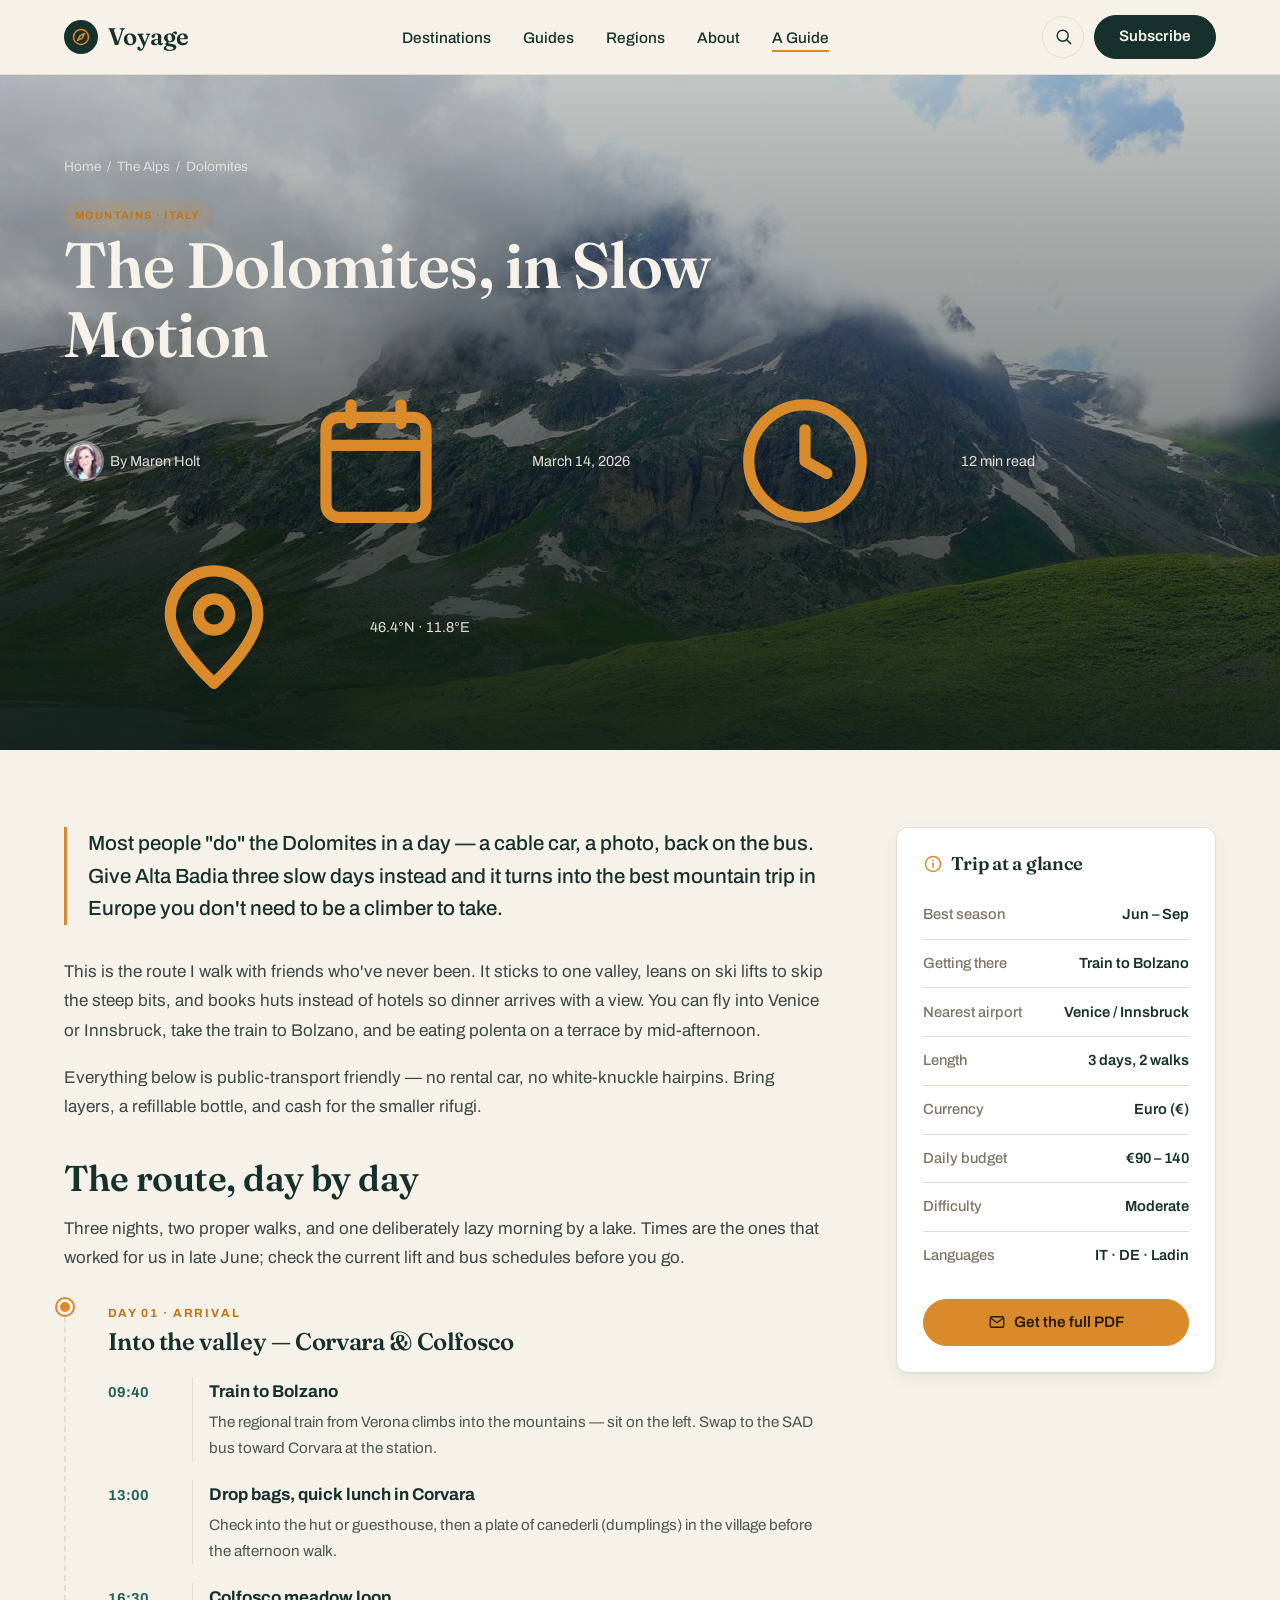
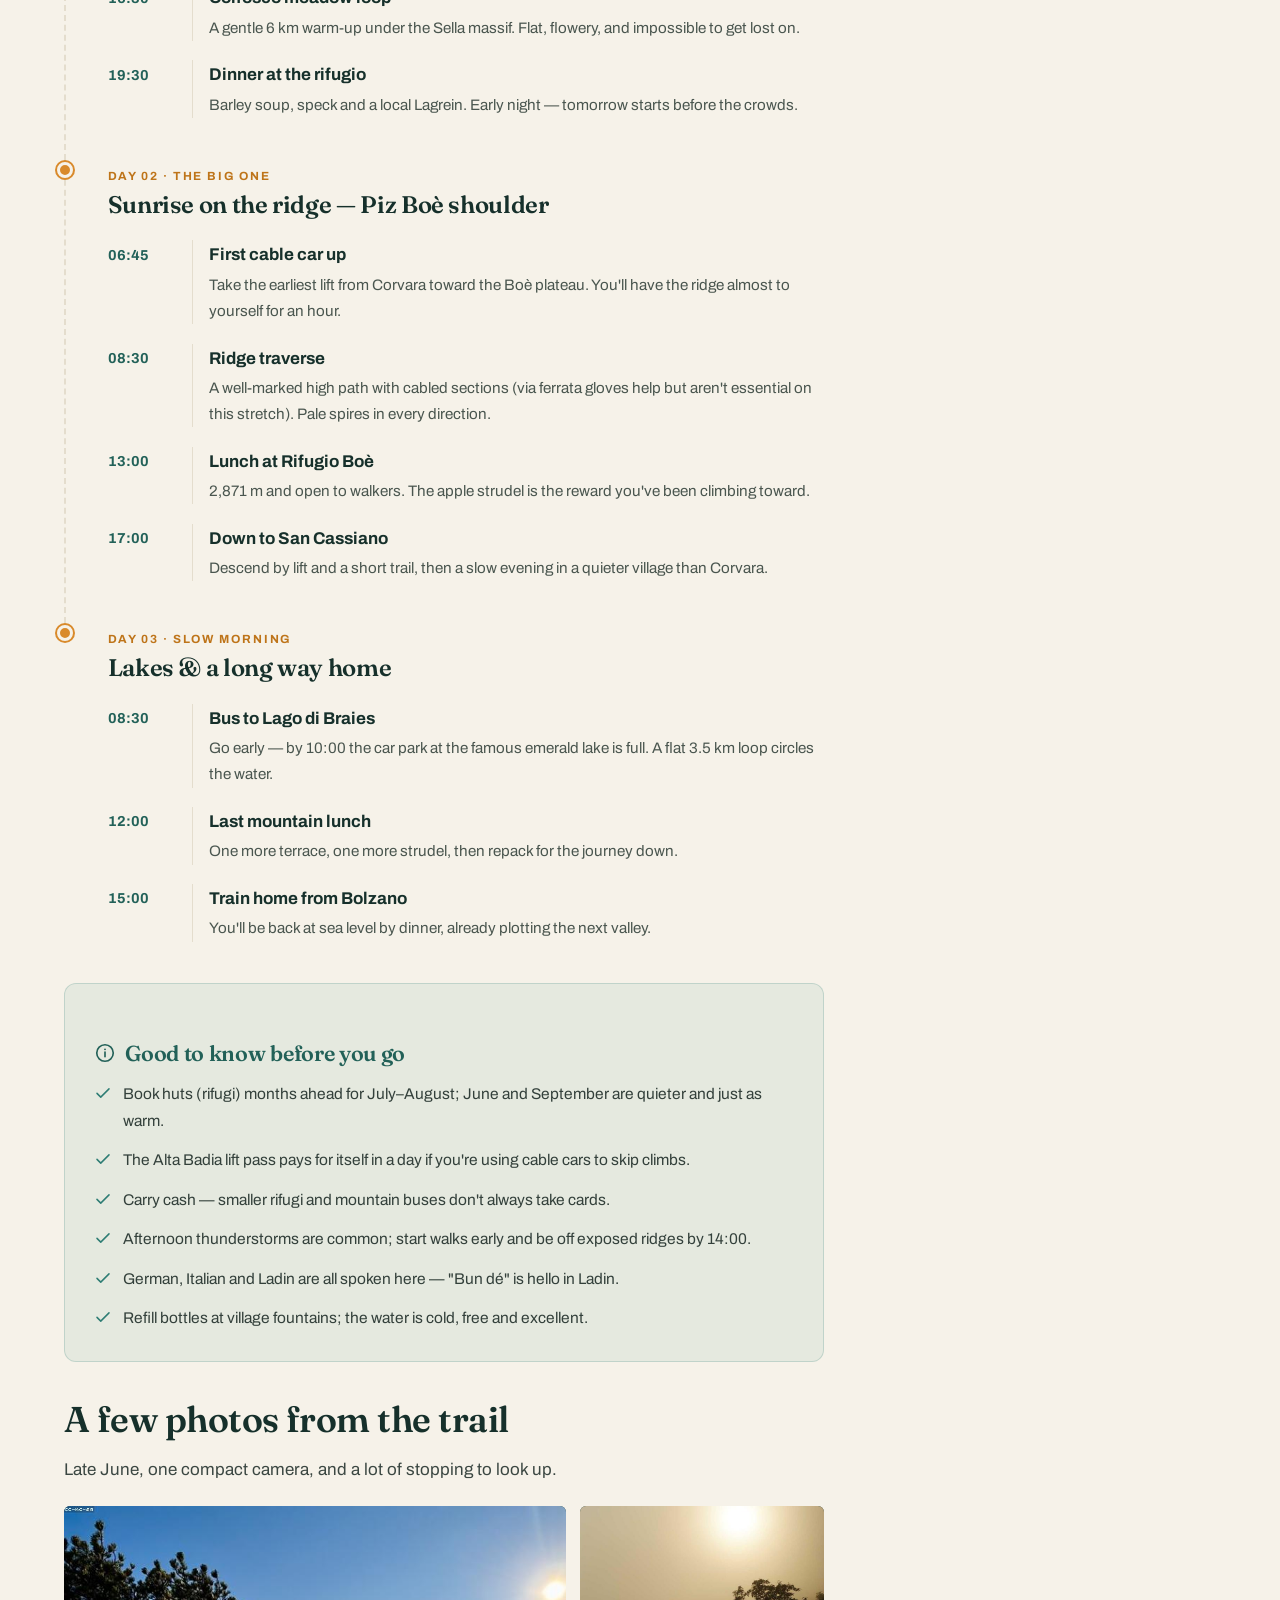
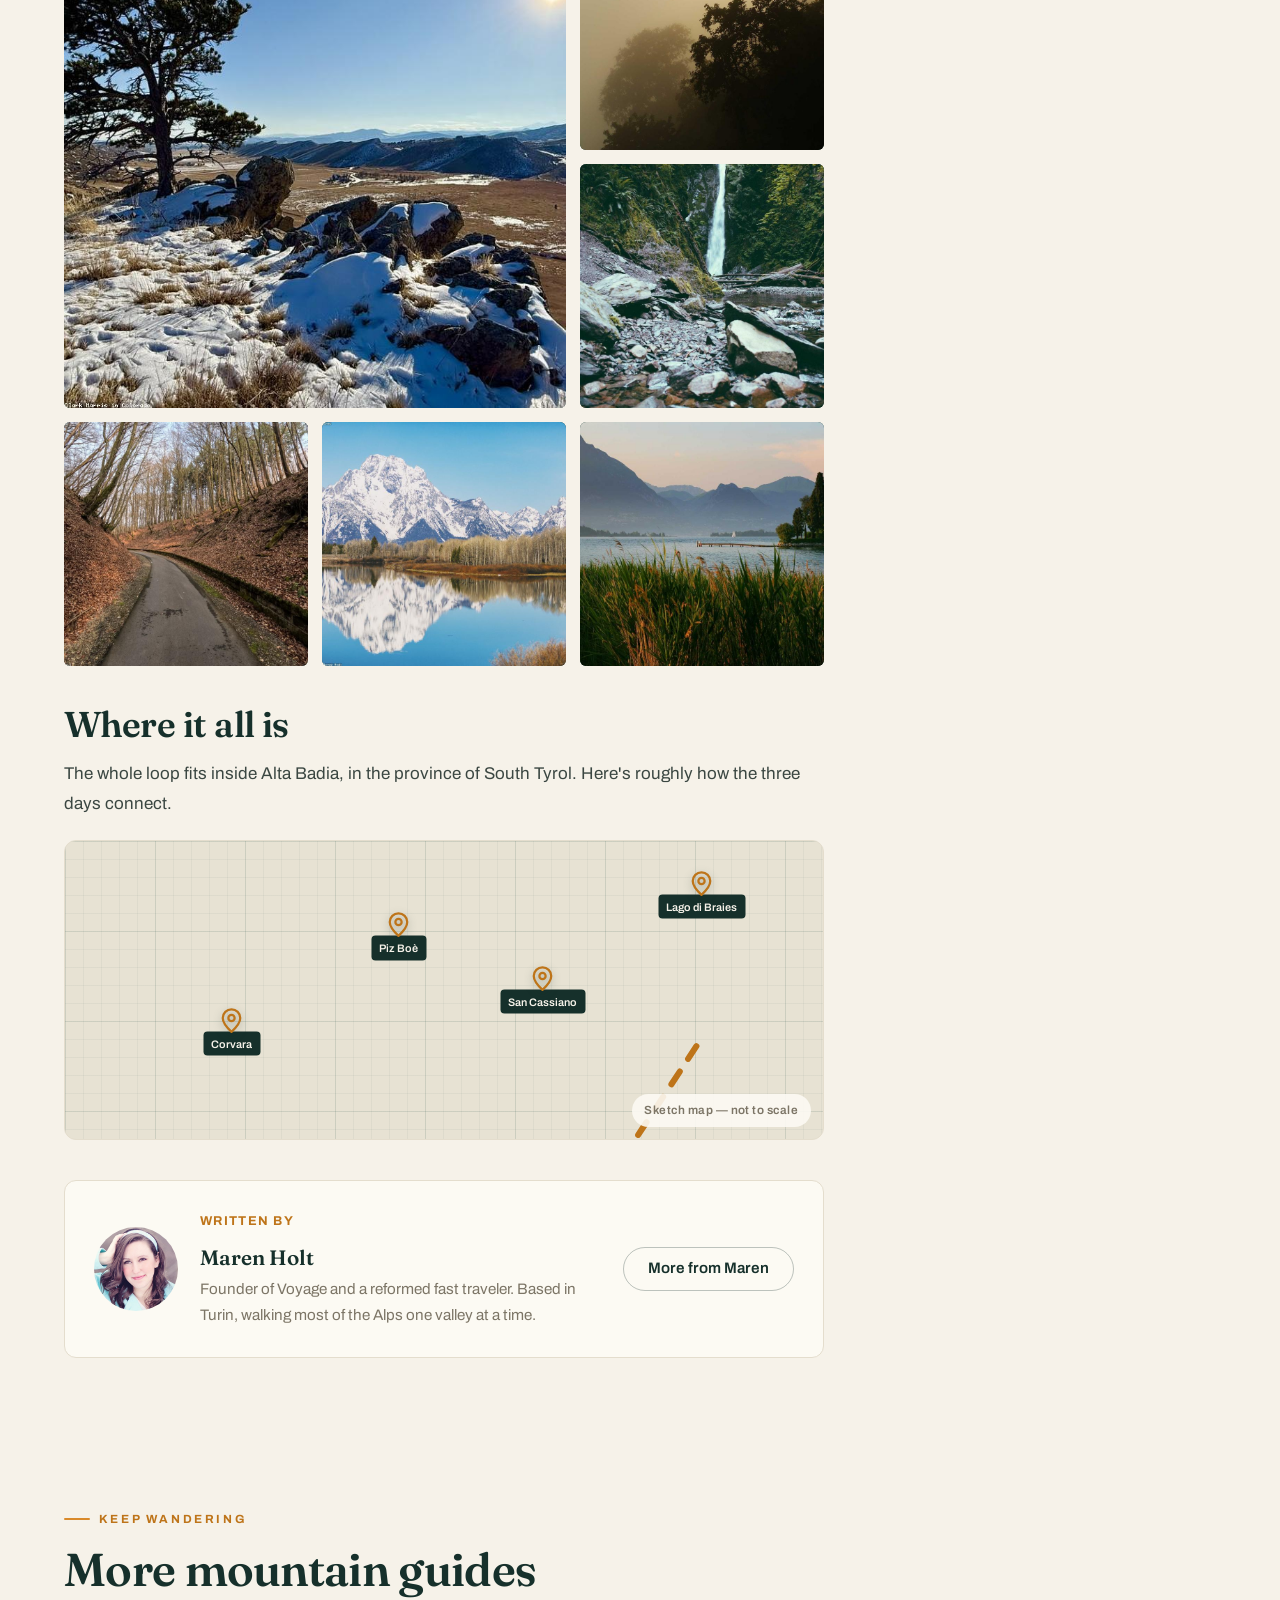
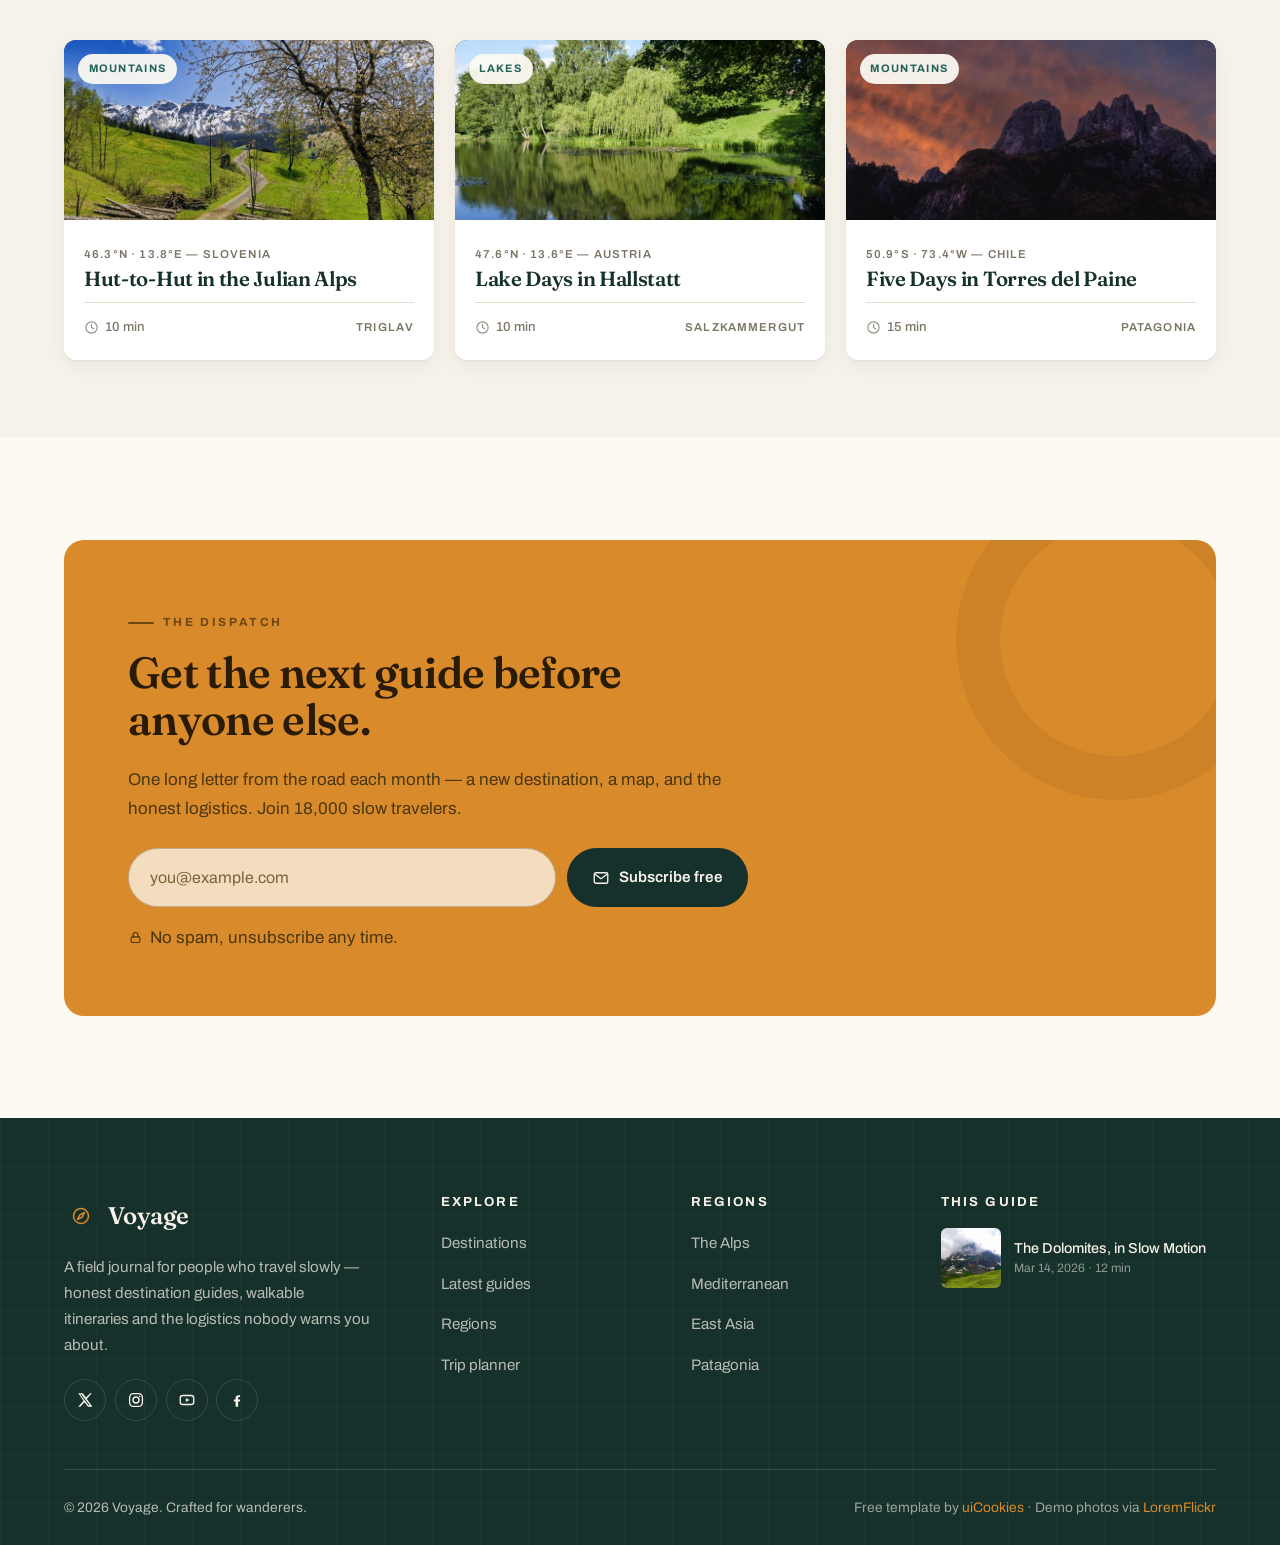
<file: post.html>
<!DOCTYPE html>
<html lang="en">
<head>
  <meta charset="utf-8">
  <meta name="viewport" content="width=device-width, initial-scale=1">
  <title>The Dolomites, in Slow Motion &mdash; Voyage</title>
  <meta name="description" content="A relaxed three-day itinerary through Alta Badia in the Italian Dolomites — day-by-day route, honest tips, a photo gallery and a map. Part of Voyage, a free travel template by uiCookies.">

  <meta property="og:type" content="article">
  <meta property="og:title" content="The Dolomites, in Slow Motion — A 3-Day Guide">
  <meta property="og:image" content="img/post-cover.jpg">

  <link rel="preconnect" href="https://fonts.googleapis.com">
  <link rel="preconnect" href="https://fonts.gstatic.com" crossorigin>
  <link href="https://fonts.googleapis.com/css2?family=Fraunces:ital,opsz,wght@0,9..144,300..700;1,9..144,300..600&family=Archivo:wght@400;500;600;700&display=swap" rel="stylesheet">

  <link rel="stylesheet" href="css/vendor/bootstrap.min.css">
  <link rel="stylesheet" href="css/style.css">
</head>
<body>

  <a class="skip-link" href="#main">Skip to content</a>

  <!-- ===== SVG icon sprite ===== -->
  <svg width="0" height="0" style="position:absolute" aria-hidden="true" focusable="false">
    <symbol id="i-compass" viewBox="0 0 24 24" fill="none" stroke="currentColor" stroke-width="1.8" stroke-linecap="round" stroke-linejoin="round"><circle cx="12" cy="12" r="9"/><polygon points="16.2 7.8 13.4 13.4 7.8 16.2 10.6 10.6"/></symbol>
    <symbol id="i-search" viewBox="0 0 24 24" fill="none" stroke="currentColor" stroke-width="1.8" stroke-linecap="round" stroke-linejoin="round"><circle cx="11" cy="11" r="7"/><line x1="21" y1="21" x2="16.65" y2="16.65"/></symbol>
    <symbol id="i-pin" viewBox="0 0 24 24" fill="none" stroke="currentColor" stroke-width="1.8" stroke-linecap="round" stroke-linejoin="round"><path d="M12 21s-7-6.3-7-11a7 7 0 0 1 14 0c0 4.7-7 11-7 11z"/><circle cx="12" cy="10" r="2.5"/></symbol>
    <symbol id="i-arrow" viewBox="0 0 24 24" fill="none" stroke="currentColor" stroke-width="1.8" stroke-linecap="round" stroke-linejoin="round"><line x1="5" y1="12" x2="19" y2="12"/><polyline points="13 6 19 12 13 18"/></symbol>
    <symbol id="i-arrow-ur" viewBox="0 0 24 24" fill="none" stroke="currentColor" stroke-width="1.8" stroke-linecap="round" stroke-linejoin="round"><line x1="7" y1="17" x2="17" y2="7"/><polyline points="8 7 17 7 17 16"/></symbol>
    <symbol id="i-clock" viewBox="0 0 24 24" fill="none" stroke="currentColor" stroke-width="1.8" stroke-linecap="round" stroke-linejoin="round"><circle cx="12" cy="12" r="9"/><polyline points="12 7 12 12 15.5 14"/></symbol>
    <symbol id="i-calendar" viewBox="0 0 24 24" fill="none" stroke="currentColor" stroke-width="1.8" stroke-linecap="round" stroke-linejoin="round"><rect x="4" y="5" width="16" height="16" rx="2"/><line x1="4" y1="9.5" x2="20" y2="9.5"/><line x1="8" y1="3" x2="8" y2="6"/><line x1="16" y1="3" x2="16" y2="6"/></symbol>
    <symbol id="i-map" viewBox="0 0 24 24" fill="none" stroke="currentColor" stroke-width="1.8" stroke-linecap="round" stroke-linejoin="round"><polygon points="3 6 9 3 15 6 21 3 21 18 15 21 9 18 3 21"/><line x1="9" y1="3" x2="9" y2="18"/><line x1="15" y1="6" x2="15" y2="21"/></symbol>
    <symbol id="i-check" viewBox="0 0 24 24" fill="none" stroke="currentColor" stroke-width="2" stroke-linecap="round" stroke-linejoin="round"><polyline points="4 12.5 9 17.5 20 6.5"/></symbol>
    <symbol id="i-mail" viewBox="0 0 24 24" fill="none" stroke="currentColor" stroke-width="1.8" stroke-linecap="round" stroke-linejoin="round"><rect x="3" y="5" width="18" height="14" rx="2"/><polyline points="4 7 12 13 20 7"/></symbol>
    <symbol id="i-lock" viewBox="0 0 24 24" fill="none" stroke="currentColor" stroke-width="1.8" stroke-linecap="round" stroke-linejoin="round"><rect x="5" y="11" width="14" height="9" rx="2"/><path d="M8 11V8a4 4 0 0 1 8 0v3"/></symbol>
    <symbol id="i-info" viewBox="0 0 24 24" fill="none" stroke="currentColor" stroke-width="1.8" stroke-linecap="round" stroke-linejoin="round"><circle cx="12" cy="12" r="9"/><line x1="12" y1="11" x2="12" y2="16"/><circle cx="12" cy="8" r="1" fill="currentColor" stroke="none"/></symbol>
    <symbol id="i-menu" viewBox="0 0 24 24" fill="none" stroke="currentColor" stroke-width="1.9" stroke-linecap="round"><line x1="4" y1="7" x2="20" y2="7"/><line x1="4" y1="12" x2="20" y2="12"/><line x1="4" y1="17" x2="14" y2="17"/></symbol>
    <symbol id="i-close" viewBox="0 0 24 24" fill="none" stroke="currentColor" stroke-width="1.9" stroke-linecap="round"><line x1="6" y1="6" x2="18" y2="18"/><line x1="18" y1="6" x2="6" y2="18"/></symbol>
    <symbol id="i-x" viewBox="0 0 24 24"><path fill="currentColor" d="M18.9 3H21l-6.6 7.5L22 21h-6l-4.7-6.1L5.8 21H3l7-8L3 3h6.1l4.2 5.6L18.9 3zm-2.1 16h1.6L7.3 4.6H5.6L16.8 19z"/></symbol>
    <symbol id="i-ig" viewBox="0 0 24 24" fill="none" stroke="currentColor" stroke-width="1.8"><rect x="3.5" y="3.5" width="17" height="17" rx="5"/><circle cx="12" cy="12" r="4"/><circle cx="17" cy="7" r="1.1" fill="currentColor" stroke="none"/></symbol>
    <symbol id="i-fb" viewBox="0 0 24 24"><path fill="currentColor" d="M13.5 21v-7h2.3l.4-2.8h-2.7V9.4c0-.8.2-1.3 1.4-1.3H16V5.6c-.3 0-1.2-.1-2.2-.1-2.2 0-3.7 1.3-3.7 3.8v2.1H7.8V14h2.3v7z"/></symbol>
    <symbol id="i-yt" viewBox="0 0 24 24" fill="none" stroke="currentColor" stroke-width="1.8" stroke-linejoin="round"><rect x="3" y="6" width="18" height="12" rx="3.5"/><polygon points="10.5 9.2 15.2 12 10.5 14.8" fill="currentColor" stroke="none"/></symbol>
    <symbol id="i-globe" viewBox="0 0 24 24" fill="none" stroke="currentColor" stroke-width="1.8" stroke-linecap="round" stroke-linejoin="round"><circle cx="12" cy="12" r="9"/><path d="M3 12h18"/><path d="M12 3c2.6 2.5 4 5.6 4 9s-1.4 6.5-4 9c-2.6-2.5-4-5.6-4-9s1.4-6.5 4-9z"/></symbol>
    <symbol id="i-sun" viewBox="0 0 24 24" fill="none" stroke="currentColor" stroke-width="1.8" stroke-linecap="round" stroke-linejoin="round"><circle cx="12" cy="12" r="4"/><path d="M12 2v2M12 20v2M4.9 4.9l1.4 1.4M17.7 17.7l1.4 1.4M2 12h2M20 12h2M4.9 19.1l1.4-1.4M17.7 6.3l1.4-1.4"/></symbol>
  </svg>

  <!-- ===== Header ===== -->
  <header class="site-header" id="top">
    <div class="wrap">
      <nav class="nav" aria-label="Primary">
        <a class="brand" href="index.html">
          <span class="mark"><svg aria-hidden="true"><use href="#i-compass"/></svg></span>
          Voyage
        </a>
        <ul class="nav-menu">
          <li><a href="index.html#destinations">Destinations</a></li>
          <li><a href="index.html#guides">Guides</a></li>
          <li><a href="index.html#regions">Regions</a></li>
          <li><a href="index.html#author">About</a></li>
          <li><a href="post.html" class="active">A Guide</a></li>
        </ul>
        <div class="nav-actions">
          <button class="icon-btn" type="button" aria-label="Search destinations"><svg aria-hidden="true"><use href="#i-search"/></svg></button>
          <a href="index.html#dispatch" class="btn btn-ink">Subscribe</a>
          <button class="nav-toggle" type="button" id="navToggle" aria-label="Open menu" aria-expanded="false" aria-controls="mobileNav">
            <svg aria-hidden="true"><use href="#i-menu"/></svg>
          </button>
        </div>
      </nav>
    </div>
  </header>

  <div class="mobile-nav" id="mobileNav" aria-hidden="true">
    <button class="mobile-close" type="button" id="navClose" aria-label="Close menu"><svg aria-hidden="true"><use href="#i-close"/></svg></button>
    <a href="index.html#destinations">Destinations</a>
    <a href="index.html#guides">Guides</a>
    <a href="index.html#regions">Regions</a>
    <a href="index.html#author">About</a>
    <a href="index.html#dispatch" class="btn btn-primary">Subscribe to The Dispatch</a>
  </div>

  <main id="main">

    <!-- ===== Cover ===== -->
    <article>
    <header class="post-cover">
      <div class="cover-media">
        <img src="img/post-cover.jpg" alt="Late afternoon sun on the pale limestone peaks of the Dolomites above a green valley">
      </div>
      <div class="wrap">
        <nav class="post-breadcrumb" aria-label="Breadcrumb">
          <a href="index.html">Home</a> &nbsp;/&nbsp; <a href="index.html#regions">The Alps</a> &nbsp;/&nbsp; <span>Dolomites</span>
        </nav>
        <span class="tag tag--sun">Mountains · Italy</span>
        <h1>The Dolomites, in Slow Motion</h1>
        <div class="post-meta">
          <span class="meta-item"><img class="avatar" src="img/author.jpg" alt="Maren Holt"> By Maren Holt</span>
          <span class="meta-item"><svg aria-hidden="true"><use href="#i-calendar"/></svg> March 14, 2026</span>
          <span class="meta-item"><svg aria-hidden="true"><use href="#i-clock"/></svg> 12 min read</span>
          <span class="meta-item"><svg aria-hidden="true"><use href="#i-pin"/></svg> 46.4°N · 11.8°E</span>
        </div>
      </div>
    </header>

    <div class="post-body">
      <div class="wrap">
        <div class="post-layout">

          <!-- Main column -->
          <div class="post-main">
            <p class="lead-para">Most people "do" the Dolomites in a day — a cable car, a photo, back on the bus. Give Alta Badia three slow days instead and it turns into the best mountain trip in Europe you don't need to be a climber to take.</p>

            <p>This is the route I walk with friends who've never been. It sticks to one valley, leans on ski lifts to skip the steep bits, and books huts instead of hotels so dinner arrives with a view. You can fly into Venice or Innsbruck, take the train to Bolzano, and be eating polenta on a terrace by mid-afternoon.</p>

            <p>Everything below is public-transport friendly — no rental car, no white-knuckle hairpins. Bring layers, a refillable bottle, and cash for the smaller rifugi.</p>

            <h2>The route, day by day</h2>
            <p>Three nights, two proper walks, and one deliberately lazy morning by a lake. Times are the ones that worked for us in late June; check the current lift and bus schedules before you go.</p>

            <div class="itinerary">
              <div class="day">
                <span class="day-label">Day 01 · Arrival</span>
                <h3>Into the valley — Corvara &amp; Colfosco</h3>
                <div class="stop">
                  <span class="time">09:40</span>
                  <div class="st-body"><strong>Train to Bolzano</strong><p>The regional train from Verona climbs into the mountains — sit on the left. Swap to the SAD bus toward Corvara at the station.</p></div>
                </div>
                <div class="stop">
                  <span class="time">13:00</span>
                  <div class="st-body"><strong>Drop bags, quick lunch in Corvara</strong><p>Check into the hut or guesthouse, then a plate of canederli (dumplings) in the village before the afternoon walk.</p></div>
                </div>
                <div class="stop">
                  <span class="time">16:30</span>
                  <div class="st-body"><strong>Colfosco meadow loop</strong><p>A gentle 6 km warm-up under the Sella massif. Flat, flowery, and impossible to get lost on.</p></div>
                </div>
                <div class="stop">
                  <span class="time">19:30</span>
                  <div class="st-body"><strong>Dinner at the rifugio</strong><p>Barley soup, speck and a local Lagrein. Early night — tomorrow starts before the crowds.</p></div>
                </div>
              </div>

              <div class="day">
                <span class="day-label">Day 02 · The big one</span>
                <h3>Sunrise on the ridge — Piz Boè shoulder</h3>
                <div class="stop">
                  <span class="time">06:45</span>
                  <div class="st-body"><strong>First cable car up</strong><p>Take the earliest lift from Corvara toward the Boè plateau. You'll have the ridge almost to yourself for an hour.</p></div>
                </div>
                <div class="stop">
                  <span class="time">08:30</span>
                  <div class="st-body"><strong>Ridge traverse</strong><p>A well-marked high path with cabled sections (via ferrata gloves help but aren't essential on this stretch). Pale spires in every direction.</p></div>
                </div>
                <div class="stop">
                  <span class="time">13:00</span>
                  <div class="st-body"><strong>Lunch at Rifugio Boè</strong><p>2,871 m and open to walkers. The apple strudel is the reward you've been climbing toward.</p></div>
                </div>
                <div class="stop">
                  <span class="time">17:00</span>
                  <div class="st-body"><strong>Down to San Cassiano</strong><p>Descend by lift and a short trail, then a slow evening in a quieter village than Corvara.</p></div>
                </div>
              </div>

              <div class="day">
                <span class="day-label">Day 03 · Slow morning</span>
                <h3>Lakes &amp; a long way home</h3>
                <div class="stop">
                  <span class="time">08:30</span>
                  <div class="st-body"><strong>Bus to Lago di Braies</strong><p>Go early — by 10:00 the car park at the famous emerald lake is full. A flat 3.5 km loop circles the water.</p></div>
                </div>
                <div class="stop">
                  <span class="time">12:00</span>
                  <div class="st-body"><strong>Last mountain lunch</strong><p>One more terrace, one more strudel, then repack for the journey down.</p></div>
                </div>
                <div class="stop">
                  <span class="time">15:00</span>
                  <div class="st-body"><strong>Train home from Bolzano</strong><p>You'll be back at sea level by dinner, already plotting the next valley.</p></div>
                </div>
              </div>
            </div>

            <!-- Tips -->
            <div class="tips">
              <h3><svg aria-hidden="true"><use href="#i-info"/></svg> Good to know before you go</h3>
              <ul>
                <li><svg aria-hidden="true"><use href="#i-check"/></svg> Book huts (rifugi) months ahead for July–August; June and September are quieter and just as warm.</li>
                <li><svg aria-hidden="true"><use href="#i-check"/></svg> The Alta Badia lift pass pays for itself in a day if you're using cable cars to skip climbs.</li>
                <li><svg aria-hidden="true"><use href="#i-check"/></svg> Carry cash — smaller rifugi and mountain buses don't always take cards.</li>
                <li><svg aria-hidden="true"><use href="#i-check"/></svg> Afternoon thunderstorms are common; start walks early and be off exposed ridges by 14:00.</li>
                <li><svg aria-hidden="true"><use href="#i-check"/></svg> German, Italian and Ladin are all spoken here — "Bun dé" is hello in Ladin.</li>
                <li><svg aria-hidden="true"><use href="#i-check"/></svg> Refill bottles at village fountains; the water is cold, free and excellent.</li>
              </ul>
            </div>

            <h2>A few photos from the trail</h2>
            <p>Late June, one compact camera, and a lot of stopping to look up.</p>
            <div class="gallery-grid">
              <a href="img/gallery-1.jpg"><img src="img/gallery-1.jpg" alt="A rocky mountain trail winding toward pale limestone peaks"></a>
              <a href="img/gallery-2.jpg"><img src="img/gallery-2.jpg" alt="A still alpine lake reflecting the surrounding mountains"></a>
              <a href="img/gallery-3.jpg"><img src="img/gallery-3.jpg" alt="A cluster of stone mountain houses in a green valley"></a>
              <a href="img/gallery-4.jpg"><img src="img/gallery-4.jpg" alt="A soft path through pine forest dappled with light"></a>
              <a href="img/gallery-5.jpg"><img src="img/gallery-5.jpg" alt="Warm sunset light spilling across a mountain ridge"></a>
              <a href="img/gallery-6.jpg"><img src="img/gallery-6.jpg" alt="A small wooden mountain hut beneath high peaks"></a>
            </div>

            <h2>Where it all is</h2>
            <p>The whole loop fits inside Alta Badia, in the province of South Tyrol. Here's roughly how the three days connect.</p>
            <div class="mapblock" role="img" aria-label="Sketch map of the three-day Alta Badia route from Corvara to Piz Boè, San Cassiano and Lago di Braies">
              <svg class="route" viewBox="0 0 100 100" preserveAspectRatio="none" aria-hidden="true">
                <polyline points="22,72 44,40 63,58 84,26" fill="none" stroke="#BE7419" stroke-width="0.8" stroke-dasharray="2 2" stroke-linecap="round"/>
              </svg>
              <div class="map-pin" style="left:22%; top:72%;"><svg aria-hidden="true"><use href="#i-pin"/></svg><span class="lbl">Corvara</span></div>
              <div class="map-pin" style="left:44%; top:40%;"><svg aria-hidden="true"><use href="#i-pin"/></svg><span class="lbl">Piz Boè</span></div>
              <div class="map-pin" style="left:63%; top:58%;"><svg aria-hidden="true"><use href="#i-pin"/></svg><span class="lbl">San Cassiano</span></div>
              <div class="map-pin" style="left:84%; top:26%;"><svg aria-hidden="true"><use href="#i-pin"/></svg><span class="lbl">Lago di Braies</span></div>
              <span class="map-note">Sketch map — not to scale</span>
            </div>

            <!-- Author box -->
            <div class="post-author">
              <img src="img/author.jpg" alt="Maren Holt">
              <div class="pa-body">
                <div class="pa-role">Written by</div>
                <div class="pa-name">Maren Holt</div>
                <p>Founder of Voyage and a reformed fast traveler. Based in Turin, walking most of the Alps one valley at a time.</p>
              </div>
              <a href="index.html#author" class="btn btn-outline">More from Maren</a>
            </div>
          </div>

          <!-- Sidebar -->
          <aside class="post-aside">
            <div class="facts-card">
              <h3><svg aria-hidden="true"><use href="#i-info"/></svg> Trip at a glance</h3>
              <ul class="facts-list">
                <li><span class="k">Best season</span><span class="v">Jun – Sep</span></li>
                <li><span class="k">Getting there</span><span class="v">Train to Bolzano</span></li>
                <li><span class="k">Nearest airport</span><span class="v">Venice / Innsbruck</span></li>
                <li><span class="k">Length</span><span class="v">3 days, 2 walks</span></li>
                <li><span class="k">Currency</span><span class="v">Euro (&euro;)</span></li>
                <li><span class="k">Daily budget</span><span class="v">&euro;90 – 140</span></li>
                <li><span class="k">Difficulty</span><span class="v">Moderate</span></li>
                <li><span class="k">Languages</span><span class="v">IT · DE · Ladin</span></li>
              </ul>
              <a href="index.html#dispatch" class="btn btn-primary btn-block aside-cta"><svg aria-hidden="true"><use href="#i-mail"/></svg> Get the full PDF</a>
            </div>
          </aside>

        </div>

        <!-- Related -->
        <section class="section" style="padding-bottom:0" aria-labelledby="related-title">
          <div class="section-head reveal">
            <span class="kicker">Keep wandering</span>
            <h2 id="related-title">More mountain guides</h2>
          </div>
          <div class="related-grid reveal">
            <article class="dest-card">
              <div class="frame"><img src="img/guide-4.jpg" alt="Stone village houses below green summer peaks"><span class="tag">Mountains</span></div>
              <div class="body">
                <span class="coords">46.3°N · 13.8°E — Slovenia</span>
                <h3><a href="post.html">Hut-to-Hut in the Julian Alps</a></h3>
                <div class="card-foot"><span class="meta"><span class="meta-item"><svg aria-hidden="true"><use href="#i-clock"/></svg> 10 min</span></span><span class="coords">Triglav</span></div>
              </div>
            </article>
            <article class="dest-card">
              <div class="frame"><img src="img/feat-5.jpg" alt="A still lake mirroring pine forest and peaks"><span class="tag">Lakes</span></div>
              <div class="body">
                <span class="coords">47.6°N · 13.6°E — Austria</span>
                <h3><a href="post.html">Lake Days in Hallstatt</a></h3>
                <div class="card-foot"><span class="meta"><span class="meta-item"><svg aria-hidden="true"><use href="#i-clock"/></svg> 10 min</span></span><span class="coords">Salzkammergut</span></div>
              </div>
            </article>
            <article class="dest-card">
              <div class="frame"><img src="img/region-andes.jpg" alt="Jagged Patagonian peaks over open grassland"><span class="tag">Mountains</span></div>
              <div class="body">
                <span class="coords">50.9°S · 73.4°W — Chile</span>
                <h3><a href="post.html">Five Days in Torres del Paine</a></h3>
                <div class="card-foot"><span class="meta"><span class="meta-item"><svg aria-hidden="true"><use href="#i-clock"/></svg> 15 min</span></span><span class="coords">Patagonia</span></div>
              </div>
            </article>
          </div>
        </section>

      </div>
    </div>
    </article>

    <!-- ===== Newsletter ===== -->
    <section class="section dispatch" id="dispatch" aria-labelledby="dispatch-title">
      <div class="wrap">
        <div class="dispatch-card reveal">
          <div class="dispatch-inner">
            <span class="kicker">The Dispatch</span>
            <h2 id="dispatch-title">Get the next guide before anyone else.</h2>
            <p>One long letter from the road each month — a new destination, a map, and the honest logistics. Join 18,000 slow travelers.</p>
            <form class="dispatch-form" aria-label="Subscribe to The Dispatch">
              <label for="news-email" class="sr-only">Email address</label>
              <input type="email" id="news-email" name="email" placeholder="you@example.com" required>
              <button class="btn btn-ink" type="submit"><svg aria-hidden="true"><use href="#i-mail"/></svg> Subscribe free</button>
            </form>
            <p class="dispatch-note"><svg aria-hidden="true"><use href="#i-lock"/></svg> No spam, unsubscribe any time.</p>
          </div>
        </div>
      </div>
    </section>

  </main>

  <!-- ===== Footer ===== -->
  <footer class="site-footer">
    <div class="wrap">
      <div class="footer-top">
        <div class="footer-brand">
          <a class="brand" href="index.html">
            <span class="mark"><svg aria-hidden="true"><use href="#i-compass"/></svg></span>
            Voyage
          </a>
          <p>A field journal for people who travel slowly — honest destination guides, walkable itineraries and the logistics nobody warns you about.</p>
          <div class="footer-social">
            <a href="#" aria-label="Voyage on X"><svg aria-hidden="true"><use href="#i-x"/></svg></a>
            <a href="#" aria-label="Voyage on Instagram"><svg aria-hidden="true"><use href="#i-ig"/></svg></a>
            <a href="#" aria-label="Voyage on YouTube"><svg aria-hidden="true"><use href="#i-yt"/></svg></a>
            <a href="#" aria-label="Voyage on Facebook"><svg aria-hidden="true"><use href="#i-fb"/></svg></a>
          </div>
        </div>
        <div class="footer-col">
          <h4>Explore</h4>
          <ul>
            <li><a href="index.html#destinations">Destinations</a></li>
            <li><a href="index.html#guides">Latest guides</a></li>
            <li><a href="index.html#regions">Regions</a></li>
            <li><a href="index.html#plan">Trip planner</a></li>
          </ul>
        </div>
        <div class="footer-col">
          <h4>Regions</h4>
          <ul>
            <li><a href="index.html#regions">The Alps</a></li>
            <li><a href="index.html#regions">Mediterranean</a></li>
            <li><a href="index.html#regions">East Asia</a></li>
            <li><a href="index.html#regions">Patagonia</a></li>
          </ul>
        </div>
        <div class="footer-col">
          <h4>This guide</h4>
          <div class="footer-recent">
            <img src="img/post-cover.jpg" alt="">
            <div>
              <div class="rt">The Dolomites, in Slow Motion</div>
              <div class="rd">Mar 14, 2026 · 12 min</div>
            </div>
          </div>
        </div>
      </div>
      <div class="footer-bottom">
        <div>&copy; 2026 Voyage. Crafted for wanderers.</div>
        <div class="credit">Free template by <a href="https://uicookies.com/">uiCookies</a> · Demo photos via <a href="https://loremflickr.com/">LoremFlickr</a></div>
      </div>
    </div>
  </footer>

  <script src="js/vendor/bootstrap.bundle.min.js"></script>
  <script src="js/main.js"></script>
</body>
</html>
</file>
<file: css/style.css>
/* ==========================================================================
   Voyage — Free Travel Guide / Blog Template by uiCookies
   Concept:  A field journal for slow travelers. Atlas grid + wanderlust editorial.
   Palette:  Deep Fir #16302B · Pine #24463F · Sand Paper #F6F2E9
             Golden Ochre #D98A2B · Lagoon Teal #2E7D74 · Stone #7C7566
   Type:     Fraunces (display) + Archivo (body)
   ========================================================================== */

:root {
  --ink:        #16302B;
  --ink-2:      #24463F;
  --pine:       #35594F;
  --paper:      #F6F2E9;
  --paper-2:    #FCFAF3;
  --card:       #FFFFFF;
  --ochre:      #D98A2B;
  --ochre-dk:   #BE7419;
  --teal:       #2E7D74;
  --teal-dk:    #226158;
  --stone:      #7C7566;
  --line:       #E4DDCD;
  --line-dk:    rgba(246,242,233,.14);

  --shadow-sm:  0 1px 2px rgba(22,48,43,.06), 0 6px 18px rgba(22,48,43,.06);
  --shadow-md:  0 10px 34px rgba(22,48,43,.13);
  --shadow-lg:  0 26px 60px rgba(22,48,43,.20);

  --r-sm: 6px;
  --r-md: 12px;
  --r-lg: 20px;

  --wrap: 1200px;
  --ff-display: "Fraunces", Georgia, "Times New Roman", serif;
  --ff-body: "Archivo", system-ui, -apple-system, "Segoe UI", sans-serif;
}

/* ---------- Base ---------- */
* { box-sizing: border-box; }
html { scroll-behavior: smooth; -webkit-text-size-adjust: 100%; }
@media (prefers-reduced-motion: reduce) {
  html { scroll-behavior: auto; }
  *, *::before, *::after { animation-duration: .001ms !important; transition-duration: .001ms !important; }
}

body {
  margin: 0;
  font-family: var(--ff-body);
  font-size: 1.0625rem;
  line-height: 1.72;
  color: var(--ink);
  background: var(--paper);
  -webkit-font-smoothing: antialiased;
  text-rendering: optimizeLegibility;
}

h1, h2, h3, h4 {
  font-family: var(--ff-display);
  font-weight: 600;
  line-height: 1.08;
  letter-spacing: -.015em;
  color: var(--ink);
  margin: 0 0 .5em;
  font-optical-sizing: auto;
}

p { margin: 0 0 1.1rem; }
a { color: var(--teal-dk); text-decoration: none; transition: color .18s ease; }
a:hover { color: var(--ochre-dk); }
img { max-width: 100%; display: block; }
ul { margin: 0; }

.wrap { width: 100%; max-width: var(--wrap); margin: 0 auto; padding: 0 24px; }
.section { padding: clamp(4rem, 8vw, 7rem) 0; }

/* Accessibility */
.skip-link {
  position: absolute; left: 16px; top: -60px; z-index: 2000;
  background: var(--ink); color: var(--paper); padding: 12px 18px;
  border-radius: var(--r-sm); font-weight: 600; transition: top .2s ease;
}
.skip-link:focus { top: 16px; color: var(--paper); }
:focus-visible { outline: 3px solid var(--ochre); outline-offset: 3px; border-radius: 3px; }
.sr-only {
  position: absolute; width: 1px; height: 1px; padding: 0; margin: -1px;
  overflow: hidden; clip: rect(0 0 0 0); white-space: nowrap; border: 0;
}

/* ---------- Shared bits ---------- */
.kicker {
  font-family: var(--ff-body);
  font-size: .74rem; font-weight: 700;
  text-transform: uppercase; letter-spacing: .22em;
  color: var(--ochre-dk);
  display: inline-flex; align-items: center; gap: .55rem;
  margin: 0 0 1rem;
}
.kicker::before {
  content: ""; width: 26px; height: 2px; background: var(--ochre);
  display: inline-block; border-radius: 2px;
}
.kicker--center { justify-content: center; }

.coords {
  font-family: var(--ff-body);
  font-variant-numeric: tabular-nums;
  font-size: .72rem; font-weight: 600;
  letter-spacing: .1em; color: var(--stone);
  text-transform: uppercase;
}

.tag {
  display: inline-flex; align-items: center; gap: .4rem;
  font-size: .68rem; font-weight: 700; letter-spacing: .12em;
  text-transform: uppercase;
  padding: .34rem .66rem; border-radius: 100px;
  background: rgba(46,125,116,.12); color: var(--teal-dk);
}
.tag--sun { background: rgba(217,138,43,.15); color: var(--ochre-dk); }
.tag--solid { background: var(--ink); color: var(--paper); }

.meta {
  display: flex; align-items: center; flex-wrap: wrap; gap: .5rem 1rem;
  font-size: .82rem; color: var(--stone); font-weight: 500;
}
.meta svg { width: 15px; height: 15px; flex: none; opacity: .8; }
.meta-item { display: inline-flex; align-items: center; gap: .38rem; }

.section-head { max-width: 640px; margin: 0 0 2.8rem; }
.section-head h2 { font-size: clamp(2rem, 3.6vw, 3rem); }
.section-head p { color: var(--stone); font-size: 1.08rem; margin-bottom: 0; }
.section-head--split {
  display: flex; align-items: flex-end; justify-content: space-between;
  gap: 2rem; max-width: none; flex-wrap: wrap;
}
.section-head--split .head-copy { max-width: 640px; }

/* ---------- Buttons ---------- */
.btn {
  display: inline-flex; align-items: center; justify-content: center; gap: .55rem;
  font-family: var(--ff-body); font-weight: 600; font-size: .95rem;
  padding: .85rem 1.5rem; border-radius: 100px;
  border: 1.5px solid transparent; cursor: pointer;
  transition: transform .18s ease, background .18s ease, color .18s ease, box-shadow .18s ease;
  text-align: center; line-height: 1;
}
.btn svg { width: 18px; height: 18px; }
.btn-primary { background: var(--ochre); color: #2A1B06; border-color: var(--ochre); }
.btn-primary:hover { background: var(--ochre-dk); border-color: var(--ochre-dk); color: #fff; transform: translateY(-2px); box-shadow: var(--shadow-md); }
.btn-ink { background: var(--ink); color: var(--paper); border-color: var(--ink); }
.btn-ink:hover { background: var(--ink-2); color: var(--paper); transform: translateY(-2px); box-shadow: var(--shadow-md); }
.btn-outline { background: transparent; color: var(--ink); border-color: rgba(22,48,43,.28); }
.btn-outline:hover { border-color: var(--ink); color: var(--ink); transform: translateY(-2px); }
.btn-ghost-light { background: transparent; color: var(--paper); border-color: rgba(246,242,233,.4); }
.btn-ghost-light:hover { background: rgba(246,242,233,.1); color: var(--paper); border-color: var(--paper); }
.btn-block { width: 100%; }

.textlink {
  display: inline-flex; align-items: center; gap: .45rem;
  font-weight: 600; color: var(--ink);
}
.textlink svg { width: 16px; height: 16px; transition: transform .2s ease; }
.textlink:hover { color: var(--ochre-dk); }
.textlink:hover svg { transform: translateX(4px); }

/* ==========================================================================
   Header / Nav
   ========================================================================== */
.site-header {
  position: sticky; top: 0; z-index: 1000;
  background: rgba(246,242,233,.86);
  backdrop-filter: saturate(140%) blur(10px);
  border-bottom: 1px solid var(--line);
  transition: box-shadow .25s ease, background .25s ease;
}
.site-header.is-stuck { box-shadow: 0 6px 24px rgba(22,48,43,.09); background: rgba(246,242,233,.96); }
.nav {
  display: flex; align-items: center; justify-content: space-between;
  gap: 1rem; height: 74px;
}
.brand {
  display: inline-flex; align-items: center; gap: .6rem;
  font-family: var(--ff-display); font-weight: 600; font-size: 1.5rem;
  color: var(--ink); letter-spacing: -.02em;
}
.brand:hover { color: var(--ink); }
.brand .mark {
  width: 34px; height: 34px; flex: none;
  display: grid; place-items: center;
  background: var(--ink); color: var(--ochre); border-radius: 50%;
}
.brand .mark svg { width: 20px; height: 20px; }

.nav-menu { display: flex; align-items: center; gap: 2rem; list-style: none; margin: 0; padding: 0; }
.nav-menu a {
  font-size: .96rem; font-weight: 500; color: var(--ink);
  position: relative; padding: .3rem 0;
}
.nav-menu a::after {
  content: ""; position: absolute; left: 0; bottom: -2px; height: 2px; width: 0;
  background: var(--ochre); transition: width .22s ease;
}
.nav-menu a:hover::after, .nav-menu a.active::after { width: 100%; }
.nav-menu a:hover { color: var(--ink); }

.nav-actions { display: flex; align-items: center; gap: .6rem; }
.icon-btn {
  width: 42px; height: 42px; border-radius: 50%;
  display: grid; place-items: center;
  background: transparent; border: 1.5px solid var(--line);
  color: var(--ink); cursor: pointer; transition: all .18s ease;
}
.icon-btn:hover { border-color: var(--ink); background: var(--ink); color: var(--paper); }
.icon-btn svg { width: 19px; height: 19px; }

.nav-toggle { display: none; }

/* Mobile nav */
@media (max-width: 991px) {
  .nav-menu { display: none; }
  .nav-actions .btn { display: none; }
  .nav-toggle {
    display: grid; place-items: center;
    width: 44px; height: 44px; border-radius: var(--r-sm);
    background: var(--ink); border: none; color: var(--paper); cursor: pointer;
  }
  .nav-toggle svg { width: 22px; height: 22px; }
  .mobile-nav {
    position: fixed; inset: 0; z-index: 1500;
    background: var(--ink); color: var(--paper);
    padding: 5rem 2rem 2rem;
    transform: translateX(100%); transition: transform .32s cubic-bezier(.4,0,.2,1);
    display: flex; flex-direction: column;
  }
  .mobile-nav.open { transform: translateX(0); }
  .mobile-nav a { color: var(--paper); font-family: var(--ff-display); font-size: 1.9rem; padding: .55rem 0; border-bottom: 1px solid var(--line-dk); }
  .mobile-nav a:hover { color: var(--ochre); }
  .mobile-nav .btn { margin-top: 1.6rem; }
  .mobile-close {
    position: absolute; top: 1.4rem; right: 1.4rem;
    width: 46px; height: 46px; border-radius: 50%; border: 1px solid var(--line-dk);
    background: transparent; color: var(--paper); cursor: pointer; display: grid; place-items: center;
  }
  .mobile-close svg { width: 22px; height: 22px; }
}
.mobile-nav { display: none; }
@media (max-width: 991px) { .mobile-nav { display: flex; } }

/* ==========================================================================
   Hero
   ========================================================================== */
.hero {
  position: relative; overflow: hidden;
  color: var(--paper);
  background: var(--ink);
}
.hero-media { position: absolute; inset: 0; }
.hero-media img { width: 100%; height: 100%; object-fit: cover; }
.hero-media::after {
  content: ""; position: absolute; inset: 0;
  background:
    linear-gradient(180deg, rgba(15,29,26,.35) 0%, rgba(15,29,26,.55) 55%, rgba(15,29,26,.9) 100%),
    linear-gradient(90deg, rgba(15,29,26,.6) 0%, rgba(15,29,26,.15) 60%);
}
.hero-inner {
  position: relative; z-index: 2;
  padding: clamp(6rem, 12vw, 9rem) 0 clamp(3rem, 6vw, 4.5rem);
}
.hero-badge {
  display: inline-flex; align-items: center; gap: .55rem;
  font-size: .72rem; font-weight: 700; letter-spacing: .2em; text-transform: uppercase;
  color: var(--paper); background: rgba(246,242,233,.14);
  border: 1px solid rgba(246,242,233,.22);
  padding: .45rem .9rem; border-radius: 100px; margin-bottom: 1.6rem;
}
.hero-badge .dot { width: 7px; height: 7px; border-radius: 50%; background: var(--ochre); }
.hero h1 {
  color: var(--paper);
  font-size: clamp(2.7rem, 6.4vw, 5.2rem);
  font-weight: 600; max-width: 15ch; margin-bottom: 1.1rem;
}
.hero h1 em { font-style: italic; font-weight: 300; color: var(--ochre); }
.hero-lead {
  font-size: clamp(1.05rem, 1.8vw, 1.28rem);
  color: rgba(246,242,233,.9); max-width: 46ch; margin-bottom: 2.1rem;
}

/* Search card */
.search-card {
  background: rgba(252,250,243,.97);
  border-radius: var(--r-md);
  padding: 1rem;
  box-shadow: var(--shadow-lg);
  display: grid;
  grid-template-columns: 1.4fr 1fr auto;
  gap: .6rem; max-width: 760px;
}
.search-field { display: flex; flex-direction: column; gap: .25rem; text-align: left; padding: .35rem .5rem; }
.search-field label {
  font-size: .68rem; font-weight: 700; letter-spacing: .12em; text-transform: uppercase; color: var(--stone);
  display: inline-flex; align-items: center; gap: .35rem;
}
.search-field label svg { width: 14px; height: 14px; color: var(--teal-dk); }
.search-field input, .search-field select {
  border: none; background: transparent; font-family: var(--ff-body);
  font-size: 1rem; font-weight: 500; color: var(--ink); padding: .15rem 0; width: 100%;
}
.search-field input::placeholder { color: #A79F8E; }
.search-field:focus-within { outline: none; }
.search-field select { cursor: pointer; }
.search-divider { width: 1px; background: var(--line); align-self: stretch; margin: .3rem 0; }
.search-card .btn { align-self: stretch; }

.hero-trending {
  display: flex; align-items: center; flex-wrap: wrap; gap: .6rem;
  margin-top: 1.6rem; font-size: .9rem;
}
.hero-trending .lbl { color: rgba(246,242,233,.7); font-weight: 600; letter-spacing: .04em; }
.chip {
  color: var(--paper); border: 1px solid rgba(246,242,233,.3);
  padding: .34rem .85rem; border-radius: 100px; font-size: .85rem; font-weight: 500;
  transition: all .18s ease;
}
.chip:hover { background: var(--ochre); border-color: var(--ochre); color: #2A1B06; }

.hero-stats {
  position: relative; z-index: 2;
  display: flex; flex-wrap: wrap; gap: 2.4rem;
  border-top: 1px solid rgba(246,242,233,.18);
  padding: 1.6rem 0 0; margin-top: 2.4rem;
}
.hero-stats .num { font-family: var(--ff-display); font-size: 2rem; font-weight: 600; color: var(--paper); line-height: 1; }
.hero-stats .lbl { font-size: .78rem; letter-spacing: .08em; text-transform: uppercase; color: rgba(246,242,233,.7); margin-top: .35rem; }

@media (max-width: 720px) {
  .search-card { grid-template-columns: 1fr; }
  .search-divider { display: none; }
  .search-field { border-bottom: 1px solid var(--line); }
  .search-field:last-of-type { border-bottom: none; }
}

/* ==========================================================================
   Featured Destinations — asymmetric magazine grid
   ========================================================================== */
.featured-grid {
  display: grid;
  grid-template-columns: 1.15fr 1fr 1fr;
  grid-auto-rows: 1fr;
  gap: 1.4rem;
}
.dest-card {
  position: relative; display: flex; flex-direction: column;
  background: var(--card); border-radius: var(--r-md); overflow: hidden;
  box-shadow: var(--shadow-sm); transition: transform .25s ease, box-shadow .25s ease;
  min-height: 260px;
}
.dest-card:hover { transform: translateY(-6px); box-shadow: var(--shadow-md); }
.dest-card .frame {
  position: relative; background: var(--ink-2); overflow: hidden; flex: 1 1 auto; min-height: 180px;
}
.dest-card .frame img {
  position: absolute; inset: 0; width: 100%; height: 100%; object-fit: cover;
  transition: transform .6s ease;
}
.dest-card:hover .frame img { transform: scale(1.06); }
.dest-card .frame .tag { position: absolute; top: 14px; left: 14px; background: rgba(252,250,243,.94); }
.dest-card .body { padding: 1.15rem 1.25rem 1.35rem; }
.dest-card .body h3 { font-size: 1.28rem; margin-bottom: .5rem; }
.dest-card .body h3 a { color: var(--ink); }
.dest-card .body h3 a:hover { color: var(--ochre-dk); }

/* Feature (tall) card overlays text on image */
.dest-card--feature {
  grid-row: span 2; min-height: 520px; color: var(--paper);
}
.dest-card--feature .frame { position: absolute; inset: 0; }
.dest-card--feature .frame::after {
  content: ""; position: absolute; inset: 0;
  background: linear-gradient(180deg, rgba(15,29,26,0) 30%, rgba(15,29,26,.85) 100%);
}
.dest-card--feature .body {
  position: relative; z-index: 2; margin-top: auto; padding: 1.6rem 1.6rem 1.8rem;
}
.dest-card--feature .body h3 { font-size: clamp(1.7rem, 2.4vw, 2.2rem); }
.dest-card--feature .body h3 a { color: var(--paper); }
.dest-card--feature .body h3 a:hover { color: var(--ochre); }
.dest-card--feature .body p { color: rgba(246,242,233,.85); margin-bottom: .9rem; }
.dest-card--feature .coords { color: rgba(246,242,233,.75); }
.dest-card--feature .frame .tag { background: var(--ochre); color: #2A1B06; }

.dest-card .card-foot {
  display: flex; align-items: center; justify-content: space-between; gap: 1rem;
  margin-top: .8rem; padding-top: .8rem; border-top: 1px solid var(--line);
}
.dest-card--feature .card-foot { border-color: rgba(246,242,233,.22); }

@media (max-width: 900px) {
  .featured-grid { grid-template-columns: 1fr 1fr; }
  .dest-card--feature { grid-row: span 2; grid-column: span 2; min-height: 420px; }
}
@media (max-width: 620px) {
  .featured-grid { grid-template-columns: 1fr; }
  .dest-card--feature { grid-column: span 1; min-height: 380px; }
}

/* ==========================================================================
   Latest Guides — feed rows
   ========================================================================== */
.guides { background: var(--paper-2); }
.guide-list { display: flex; flex-direction: column; gap: 0; }
.guide-row {
  display: grid; grid-template-columns: 260px 1fr auto; gap: 1.8rem; align-items: center;
  padding: 1.8rem 0; border-top: 1px solid var(--line);
}
.guide-row:last-child { border-bottom: 1px solid var(--line); }
.guide-thumb {
  position: relative; border-radius: var(--r-md); overflow: hidden;
  aspect-ratio: 16 / 10; background: var(--ink-2);
}
.guide-thumb img { position: absolute; inset: 0; width: 100%; height: 100%; object-fit: cover; transition: transform .5s ease; }
.guide-row:hover .guide-thumb img { transform: scale(1.05); }
.guide-thumb .num {
  position: absolute; top: 12px; left: 12px;
  font-family: var(--ff-display); font-size: .95rem; font-weight: 600;
  background: rgba(15,29,26,.72); color: var(--paper);
  width: 34px; height: 34px; border-radius: 50%; display: grid; place-items: center;
}
.guide-body h3 { font-size: 1.55rem; margin-bottom: .5rem; }
.guide-body h3 a { color: var(--ink); }
.guide-body h3 a:hover { color: var(--ochre-dk); }
.guide-body p { color: var(--stone); margin-bottom: .8rem; }
.guide-tags { display: flex; gap: .5rem; margin-bottom: .7rem; flex-wrap: wrap; }
.guide-cta { text-align: right; white-space: nowrap; }
.guide-cta .arrow-round {
  width: 54px; height: 54px; border-radius: 50%; border: 1.5px solid var(--line);
  display: grid; place-items: center; color: var(--ink); transition: all .2s ease; margin-left: auto;
}
.guide-row:hover .arrow-round { background: var(--ink); color: var(--paper); border-color: var(--ink); }
.guide-cta .arrow-round svg { width: 22px; height: 22px; }

@media (max-width: 860px) {
  .guide-row { grid-template-columns: 180px 1fr; }
  .guide-cta { display: none; }
}
@media (max-width: 560px) {
  .guide-row { grid-template-columns: 1fr; gap: 1rem; }
  .guide-thumb { aspect-ratio: 16 / 9; }
}

/* ==========================================================================
   Popular Regions
   ========================================================================== */
.regions-grid { display: grid; grid-template-columns: repeat(4, 1fr); gap: 1.3rem; }
.region-card {
  position: relative; border-radius: var(--r-md); overflow: hidden;
  aspect-ratio: 3 / 4; background: var(--ink-2); color: var(--paper);
  display: flex; flex-direction: column; justify-content: flex-end;
}
.region-card img { position: absolute; inset: 0; width: 100%; height: 100%; object-fit: cover; transition: transform .6s ease; }
.region-card::after {
  content: ""; position: absolute; inset: 0;
  background: linear-gradient(180deg, rgba(15,29,26,.05) 30%, rgba(15,29,26,.82) 100%);
}
.region-card:hover img { transform: scale(1.07); }
.region-body { position: relative; z-index: 2; padding: 1.3rem; }
.region-body h3 { color: var(--paper); font-size: 1.4rem; margin-bottom: .25rem; }
.region-body .count { font-size: .82rem; color: rgba(246,242,233,.82); font-weight: 600; letter-spacing: .05em; }
.region-body .count b { color: var(--ochre); }
.region-card .go {
  position: absolute; top: 14px; right: 14px; z-index: 2;
  width: 40px; height: 40px; border-radius: 50%;
  background: rgba(246,242,233,.16); border: 1px solid rgba(246,242,233,.3);
  display: grid; place-items: center; color: var(--paper); transition: all .2s ease;
}
.region-card:hover .go { background: var(--ochre); border-color: var(--ochre); color: #2A1B06; }
.region-card .go svg { width: 18px; height: 18px; }

@media (max-width: 900px) { .regions-grid { grid-template-columns: 1fr 1fr; } }
@media (max-width: 480px) { .regions-grid { grid-template-columns: 1fr; } .region-card { aspect-ratio: 16/10; } }

/* ==========================================================================
   Plan Your Trip band (dark, atlas grid)
   ========================================================================== */
.plan {
  background: var(--ink); color: var(--paper); position: relative; overflow: hidden;
}
.plan::before {
  content: ""; position: absolute; inset: 0;
  background-image:
    linear-gradient(rgba(246,242,233,.045) 1px, transparent 1px),
    linear-gradient(90deg, rgba(246,242,233,.045) 1px, transparent 1px);
  background-size: 48px 48px; mask-image: radial-gradient(ellipse 80% 70% at 50% 40%, #000 55%, transparent 100%);
}
.plan .wrap { position: relative; z-index: 2; }
.plan .section-head h2 { color: var(--paper); }
.plan .section-head p { color: rgba(246,242,233,.8); }
.plan .kicker { color: var(--ochre); }
.plan-grid { display: grid; grid-template-columns: repeat(3, 1fr); gap: 1.5rem; margin-top: 1rem; }
.plan-step {
  background: rgba(246,242,233,.05); border: 1px solid rgba(246,242,233,.12);
  border-radius: var(--r-md); padding: 2rem 1.7rem; transition: all .22s ease;
}
.plan-step:hover { background: rgba(246,242,233,.09); transform: translateY(-4px); }
.plan-step .step-icon {
  width: 54px; height: 54px; border-radius: 14px; background: rgba(217,138,43,.16);
  color: var(--ochre); display: grid; place-items: center; margin-bottom: 1.2rem;
}
.plan-step .step-icon svg { width: 26px; height: 26px; }
.plan-step .step-no { font-size: .74rem; letter-spacing: .18em; text-transform: uppercase; color: var(--ochre); font-weight: 700; }
.plan-step h3 { color: var(--paper); font-size: 1.35rem; margin: .35rem 0 .5rem; }
.plan-step p { color: rgba(246,242,233,.78); font-size: .96rem; margin-bottom: 0; }
.plan-cta { margin-top: 2.4rem; display: flex; gap: 1rem; flex-wrap: wrap; align-items: center; }

@media (max-width: 820px) { .plan-grid { grid-template-columns: 1fr; } }

/* ==========================================================================
   About the Author
   ========================================================================== */
.author { background: var(--paper); }
.author-grid { display: grid; grid-template-columns: .9fr 1.1fr; gap: clamp(2rem, 5vw, 4.5rem); align-items: center; }
.author-portrait { position: relative; }
.author-portrait .photo {
  position: relative; border-radius: var(--r-lg); overflow: hidden;
  aspect-ratio: 4 / 5; background: var(--ink-2); box-shadow: var(--shadow-md);
}
.author-portrait .photo img { position: absolute; inset: 0; width: 100%; height: 100%; object-fit: cover; }
.author-portrait .pin {
  position: absolute; bottom: -18px; left: -18px;
  background: var(--card); border-radius: var(--r-md); padding: .9rem 1.15rem;
  box-shadow: var(--shadow-md); display: flex; align-items: center; gap: .7rem;
}
.author-portrait .pin svg { width: 26px; height: 26px; color: var(--ochre); flex: none; }
.author-portrait .pin .t { font-size: .7rem; letter-spacing: .12em; text-transform: uppercase; color: var(--stone); font-weight: 700; }
.author-portrait .pin .v { font-family: var(--ff-display); font-size: 1.05rem; color: var(--ink); font-weight: 600; }
.author-copy h2 { font-size: clamp(1.9rem, 3.2vw, 2.7rem); }
.author-copy .signature {
  font-family: var(--ff-display); font-style: italic; font-weight: 300;
  font-size: 1.9rem; color: var(--teal-dk); margin: 1.2rem 0 .2rem;
}
.author-stats { display: flex; gap: 2.4rem; flex-wrap: wrap; margin: 1.8rem 0; }
.author-stats .num { font-family: var(--ff-display); font-size: 2.2rem; font-weight: 600; color: var(--ink); line-height: 1; }
.author-stats .lbl { font-size: .8rem; letter-spacing: .06em; text-transform: uppercase; color: var(--stone); margin-top: .35rem; }
.author-social { display: flex; gap: .6rem; }
.author-social a {
  width: 44px; height: 44px; border-radius: 50%; border: 1.5px solid var(--line);
  display: grid; place-items: center; color: var(--ink);
}
.author-social a:hover { background: var(--ink); color: var(--paper); border-color: var(--ink); }
.author-social svg { width: 19px; height: 19px; }

@media (max-width: 820px) {
  .author-grid { grid-template-columns: 1fr; }
  .author-portrait { max-width: 420px; }
}

/* ==========================================================================
   Newsletter (Dispatch)
   ========================================================================== */
.dispatch { background: var(--paper-2); }
.dispatch-card {
  background: var(--ochre);
  border-radius: var(--r-lg); padding: clamp(2.4rem, 5vw, 4rem);
  position: relative; overflow: hidden; color: #2A1B06;
}
.dispatch-card::before {
  content: ""; position: absolute; right: -60px; top: -60px; width: 320px; height: 320px;
  border-radius: 50%; border: 44px solid rgba(42,27,6,.07);
}
.dispatch-inner { position: relative; z-index: 2; max-width: 620px; }
.dispatch-card .kicker { color: #6E4611; }
.dispatch-card .kicker::before { background: #6E4611; }
.dispatch-card h2 { color: #2A1B06; font-size: clamp(1.9rem, 3.4vw, 2.8rem); }
.dispatch-card p { color: #4A360F; font-size: 1.06rem; }
.dispatch-form { display: flex; gap: .7rem; margin-top: 1.6rem; flex-wrap: wrap; }
.dispatch-form input {
  flex: 1 1 260px; border: 1.5px solid rgba(42,27,6,.25); background: rgba(255,255,255,.7);
  border-radius: 100px; padding: .9rem 1.3rem; font-family: var(--ff-body); font-size: 1rem; color: var(--ink);
}
.dispatch-form input::placeholder { color: #7A6438; }
.dispatch-form input:focus { outline: none; border-color: var(--ink); background: #fff; }
.dispatch-note { font-size: .82rem; color: #6E4611; margin: 1rem 0 0; display: flex; align-items: center; gap: .45rem; }
.dispatch-note svg { width: 15px; height: 15px; }

/* ==========================================================================
   Footer
   ========================================================================== */
.site-footer { background: var(--ink); color: rgba(246,242,233,.72); position: relative; overflow: hidden; }
.site-footer::before {
  content: ""; position: absolute; inset: 0;
  background-image:
    linear-gradient(rgba(246,242,233,.03) 1px, transparent 1px),
    linear-gradient(90deg, rgba(246,242,233,.03) 1px, transparent 1px);
  background-size: 48px 48px;
}
.site-footer .wrap { position: relative; z-index: 2; }
.footer-top { display: grid; grid-template-columns: 1.6fr 1fr 1fr 1.3fr; gap: 2.4rem; padding: clamp(3.5rem, 6vw, 5rem) 0 3rem; }
.footer-brand .brand { color: var(--paper); margin-bottom: 1.1rem; }
.footer-brand .brand:hover { color: var(--paper); }
.footer-brand p { max-width: 34ch; font-size: .95rem; }
.footer-social { display: flex; gap: .55rem; margin-top: 1.3rem; }
.footer-social a { width: 42px; height: 42px; border-radius: 50%; border: 1px solid var(--line-dk); display: grid; place-items: center; color: var(--paper); }
.footer-social a:hover { background: var(--ochre); border-color: var(--ochre); color: #2A1B06; }
.footer-social svg { width: 18px; height: 18px; }
.footer-col h4 { color: var(--paper); font-size: .82rem; font-family: var(--ff-body); font-weight: 700; letter-spacing: .16em; text-transform: uppercase; margin-bottom: 1.2rem; }
.footer-col ul { list-style: none; padding: 0; display: flex; flex-direction: column; gap: .7rem; }
.footer-col a { color: rgba(246,242,233,.72); font-size: .95rem; }
.footer-col a:hover { color: var(--ochre); }
.footer-recent { display: flex; gap: .8rem; margin-bottom: 1rem; align-items: center; }
.footer-recent img { width: 60px; height: 60px; border-radius: var(--r-sm); object-fit: cover; flex: none; }
.footer-recent .rt { font-size: .9rem; color: var(--paper); font-weight: 500; line-height: 1.4; }
.footer-recent .rd { font-size: .76rem; color: rgba(246,242,233,.55); }
.footer-bottom {
  display: flex; align-items: center; justify-content: space-between; flex-wrap: wrap; gap: 1rem;
  padding: 1.6rem 0; border-top: 1px solid var(--line-dk); font-size: .86rem;
}
.footer-bottom a { color: var(--ochre); }
.footer-bottom .credit { color: rgba(246,242,233,.6); }

@media (max-width: 900px) { .footer-top { grid-template-columns: 1fr 1fr; gap: 2rem; } }
@media (max-width: 520px) { .footer-top { grid-template-columns: 1fr; } }

/* ==========================================================================
   POST PAGE — Destination guide
   ========================================================================== */
.post-cover {
  position: relative; color: var(--paper); background: var(--ink);
  min-height: 62vh; display: flex; align-items: flex-end; overflow: hidden;
}
.post-cover .cover-media { position: absolute; inset: 0; }
.post-cover .cover-media img { width: 100%; height: 100%; object-fit: cover; }
.post-cover .cover-media::after {
  content: ""; position: absolute; inset: 0;
  background: linear-gradient(180deg, rgba(15,29,26,.25) 0%, rgba(15,29,26,.5) 50%, rgba(15,29,26,.92) 100%);
}
.post-cover .wrap { position: relative; z-index: 2; padding-top: 5rem; padding-bottom: 3rem; }
.post-breadcrumb { font-size: .85rem; color: rgba(246,242,233,.75); margin-bottom: 1.3rem; }
.post-breadcrumb a { color: rgba(246,242,233,.75); }
.post-breadcrumb a:hover { color: var(--ochre); }
.post-cover h1 { color: var(--paper); font-size: clamp(2.3rem, 5vw, 4rem); max-width: 20ch; margin-bottom: 1.1rem; }
.post-cover .post-meta { display: flex; flex-wrap: wrap; gap: 1rem 1.6rem; align-items: center; color: rgba(246,242,233,.9); font-size: .9rem; }
.post-cover .post-meta .avatar { width: 40px; height: 40px; border-radius: 50%; object-fit: cover; border: 2px solid rgba(246,242,233,.4); }
.post-cover .post-meta .meta-item svg { color: var(--ochre); }

.post-body { padding: clamp(3rem, 6vw, 5rem) 0; }
.post-layout { display: grid; grid-template-columns: 1fr 320px; gap: clamp(2rem, 5vw, 4rem); align-items: start; }
.post-main { max-width: 760px; }
.post-main .lead-para {
  font-size: 1.28rem; line-height: 1.6; color: var(--ink); font-weight: 500;
  border-left: 3px solid var(--ochre); padding-left: 1.3rem; margin-bottom: 2rem;
}
.post-main h2 { font-size: clamp(1.7rem, 2.8vw, 2.3rem); margin: 2.4rem 0 1rem; }
.post-main h3 { font-size: 1.35rem; margin: 1.8rem 0 .6rem; }
.post-main p { color: #3B4742; }

/* Facts sidebar */
.post-aside { position: sticky; top: 96px; }
.facts-card {
  background: var(--card); border: 1px solid var(--line); border-radius: var(--r-md);
  padding: 1.6rem; box-shadow: var(--shadow-sm);
}
.facts-card h3 { font-size: 1.15rem; margin-bottom: 1.1rem; display: flex; align-items: center; gap: .5rem; }
.facts-card h3 svg { width: 20px; height: 20px; color: var(--ochre); }
.facts-list { list-style: none; padding: 0; }
.facts-list li { display: flex; justify-content: space-between; gap: 1rem; padding: .7rem 0; border-bottom: 1px solid var(--line); font-size: .92rem; }
.facts-list li:last-child { border-bottom: none; }
.facts-list .k { color: var(--stone); font-weight: 500; }
.facts-list .v { color: var(--ink); font-weight: 600; text-align: right; }
.aside-cta { margin-top: 1.2rem; }

/* Itinerary timeline */
.itinerary { margin: 1.5rem 0 1rem; }
.day {
  position: relative; padding-left: 2.6rem; padding-bottom: 2rem;
  border-left: 2px dashed var(--line);
}
.day:last-child { border-left-color: transparent; padding-bottom: 0; }
.day::before {
  content: ""; position: absolute; left: -9px; top: 2px;
  width: 16px; height: 16px; border-radius: 50%; background: var(--ochre);
  border: 3px solid var(--paper); box-shadow: 0 0 0 2px var(--ochre);
}
.day-label { font-size: .74rem; letter-spacing: .16em; text-transform: uppercase; color: var(--ochre-dk); font-weight: 700; }
.day h3 { margin: .2rem 0 .8rem; font-size: 1.5rem; }
.stop { display: flex; gap: 1rem; padding: .6rem 0; }
.stop .time {
  font-variant-numeric: tabular-nums; font-weight: 700; color: var(--teal-dk);
  font-size: .9rem; flex: none; width: 68px; padding-top: .15rem;
}
.stop .st-body { border-left: 1px solid var(--line); padding-left: 1rem; }
.stop .st-body strong { color: var(--ink); display: block; margin-bottom: .15rem; }
.stop .st-body p { margin: 0; font-size: .95rem; color: #4A564F; }

/* Tips callout */
.tips {
  background: rgba(46,125,116,.08); border: 1px solid rgba(46,125,116,.2);
  border-radius: var(--r-md); padding: 1.8rem; margin: 2rem 0;
}
.tips h3 { display: flex; align-items: center; gap: .6rem; color: var(--teal-dk); margin-bottom: 1rem; }
.tips h3 svg { width: 22px; height: 22px; }
.tips ul { list-style: none; padding: 0; display: grid; gap: .8rem; }
.tips li { display: flex; gap: .7rem; font-size: .97rem; color: #33403B; }
.tips li svg { width: 18px; height: 18px; color: var(--teal); flex: none; margin-top: .2rem; }

/* Gallery */
.gallery-grid { display: grid; grid-template-columns: repeat(3, 1fr); gap: .9rem; margin: 1.4rem 0; }
.gallery-grid a {
  position: relative; border-radius: var(--r-sm); overflow: hidden; aspect-ratio: 1 / 1; background: var(--ink-2);
  display: block;
}
.gallery-grid img { position: absolute; inset: 0; width: 100%; height: 100%; object-fit: cover; transition: transform .5s ease; }
.gallery-grid a:hover img { transform: scale(1.08); }
.gallery-grid a:first-child { grid-column: span 2; grid-row: span 2; aspect-ratio: auto; }
@media (max-width: 560px) { .gallery-grid { grid-template-columns: 1fr 1fr; } .gallery-grid a:first-child { grid-column: span 2; } }

/* Static map placeholder */
.mapblock {
  position: relative; border-radius: var(--r-md); overflow: hidden; border: 1px solid var(--line);
  background: #E7E2D3;
  background-image:
    linear-gradient(rgba(53,89,79,.10) 1px, transparent 1px),
    linear-gradient(90deg, rgba(53,89,79,.10) 1px, transparent 1px),
    linear-gradient(rgba(53,89,79,.05) 1px, transparent 1px),
    linear-gradient(90deg, rgba(53,89,79,.05) 1px, transparent 1px);
  background-size: 90px 90px, 90px 90px, 18px 18px, 18px 18px;
  min-height: 300px; margin: 1.4rem 0;
}
.mapblock .route {
  position: absolute; inset: 0;
}
.mapblock .map-pin {
  position: absolute; transform: translate(-50%, -100%);
  display: flex; flex-direction: column; align-items: center; text-align: center;
}
.mapblock .map-pin svg { width: 30px; height: 30px; color: var(--ochre-dk); filter: drop-shadow(0 3px 4px rgba(22,48,43,.3)); }
.mapblock .map-pin .lbl {
  background: var(--ink); color: var(--paper); font-size: .68rem; font-weight: 600;
  padding: .18rem .5rem; border-radius: 4px; margin-top: -4px; white-space: nowrap;
}
.mapblock .map-note {
  position: absolute; bottom: 12px; right: 12px;
  background: rgba(252,250,243,.9); padding: .4rem .8rem; border-radius: 100px;
  font-size: .74rem; font-weight: 600; color: var(--stone); letter-spacing: .04em;
}

/* Author box (post) */
.post-author {
  display: flex; gap: 1.4rem; align-items: center; flex-wrap: wrap;
  background: var(--paper-2); border: 1px solid var(--line); border-radius: var(--r-md);
  padding: 1.8rem; margin: 2.5rem 0;
}
.post-author img { width: 84px; height: 84px; border-radius: 50%; object-fit: cover; flex: none; }
.post-author .pa-body { flex: 1 1 260px; }
.post-author .pa-name { font-family: var(--ff-display); font-size: 1.3rem; font-weight: 600; color: var(--ink); }
.post-author .pa-role { font-size: .8rem; letter-spacing: .1em; text-transform: uppercase; color: var(--ochre-dk); font-weight: 700; margin-bottom: .5rem; }
.post-author p { font-size: .95rem; color: var(--stone); margin: 0; }

/* Related guides */
.related-grid { display: grid; grid-template-columns: repeat(3, 1fr); gap: 1.3rem; margin-top: 1.6rem; }

@media (max-width: 900px) {
  .post-layout { grid-template-columns: 1fr; }
  .post-aside { position: static; max-width: 480px; }
  .related-grid { grid-template-columns: 1fr 1fr; }
  .gallery-grid { grid-template-columns: 1fr 1fr; }
}
@media (max-width: 560px) { .related-grid { grid-template-columns: 1fr; } }

/* Reveal animation — progressive enhancement: visible unless JS opts in */
.js .reveal { opacity: 0; transform: translateY(22px); transition: opacity .7s ease, transform .7s ease; }
.js .reveal.in { opacity: 1; transform: none; }
@media (prefers-reduced-motion: reduce) { .js .reveal { opacity: 1 !important; transform: none !important; } }
#chatbot-container {
  position: fixed;
  bottom: 20px;
  right: 20px;
}

#chat-window {
  position: fixed;
  bottom: 70px;
  right: 20px;
  width: 300px;
  height: 400px;
  background: #f9f9f9;
  border: 1px solid #ccc;
  padding: 10px;
  overflow-y: auto;
}
#chat-log {
  height: 320px;
  overflow-y: auto;
  margin-bottom: 10px;
}
</file>
